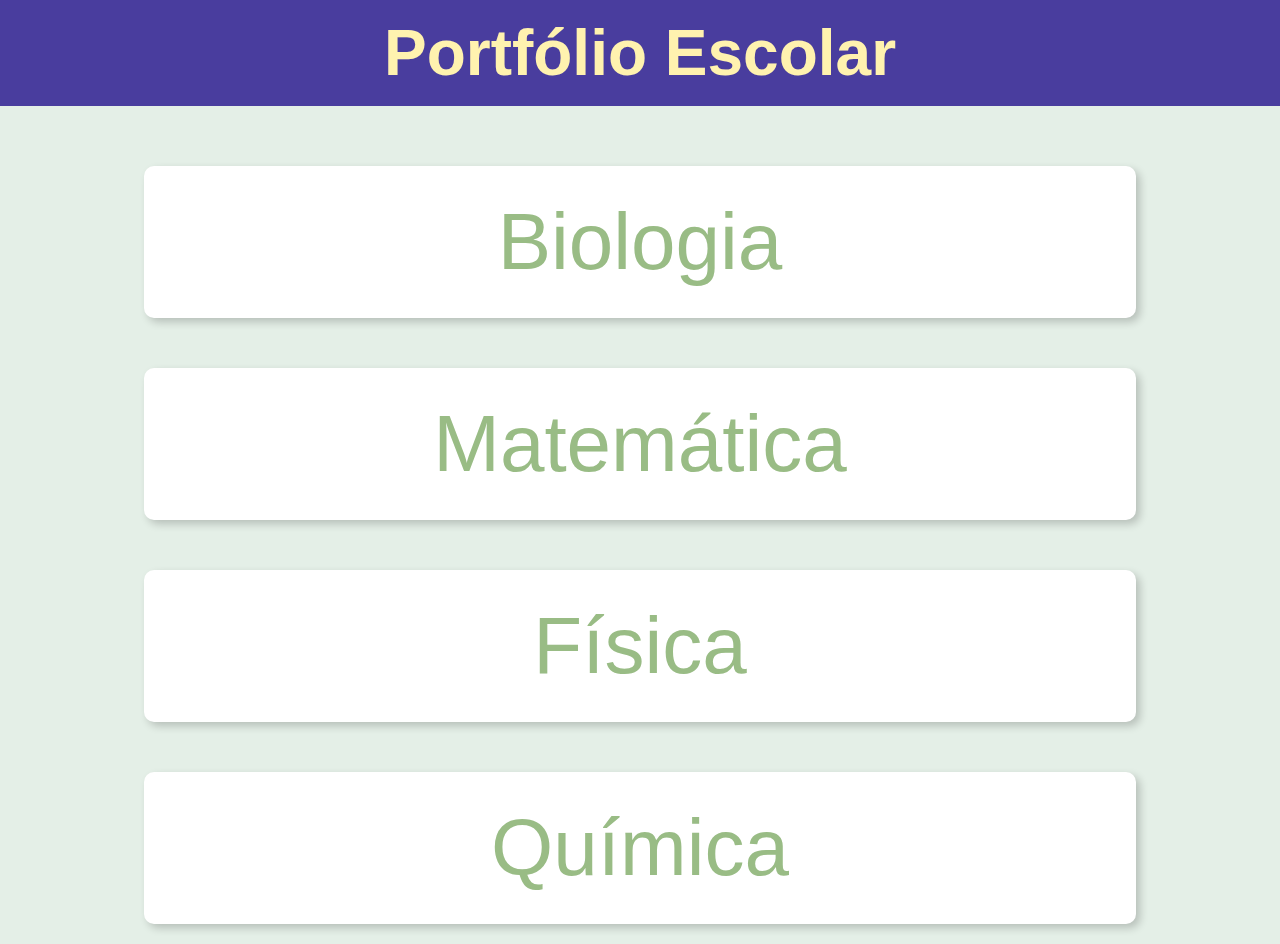
<file: index.html>
<!DOCTYPE html>
<html lang="pt-br">

<head>
    <meta charset="UTF-8">
    <meta http-equiv="X-UA-Compatible" content="IE=edge">
    <meta name="viewport" content="width=device-width, initial-scale=1.0">
    <title>Portfólio</title>
    <link rel="stylesheet" href="styles.css">
    <link href="https://fonts.googleapis.com/icon?family=Material+Icons" rel="stylesheet">

</head>

<body>
    <header>
        <div class="portfolio">
            <h1>Portfólio Escolar</h1>
        </div>
    </header>
    
    <main>
        <section class="container">
            <div class="disciplina">
                <a href="biologia.html"> Biologia</a>
            </div>
            <div class="disciplina">
                <a href="#"> Matemática</a>
            </div>
            <div class="disciplina">
                <a href="#"> Física</a>
            </div>
            <div class="disciplina">
                <a href="quimica.html"> Química</a>
            </div>
        </section>
    </main>
    <footer></footer>
</body>

</html>
</file>
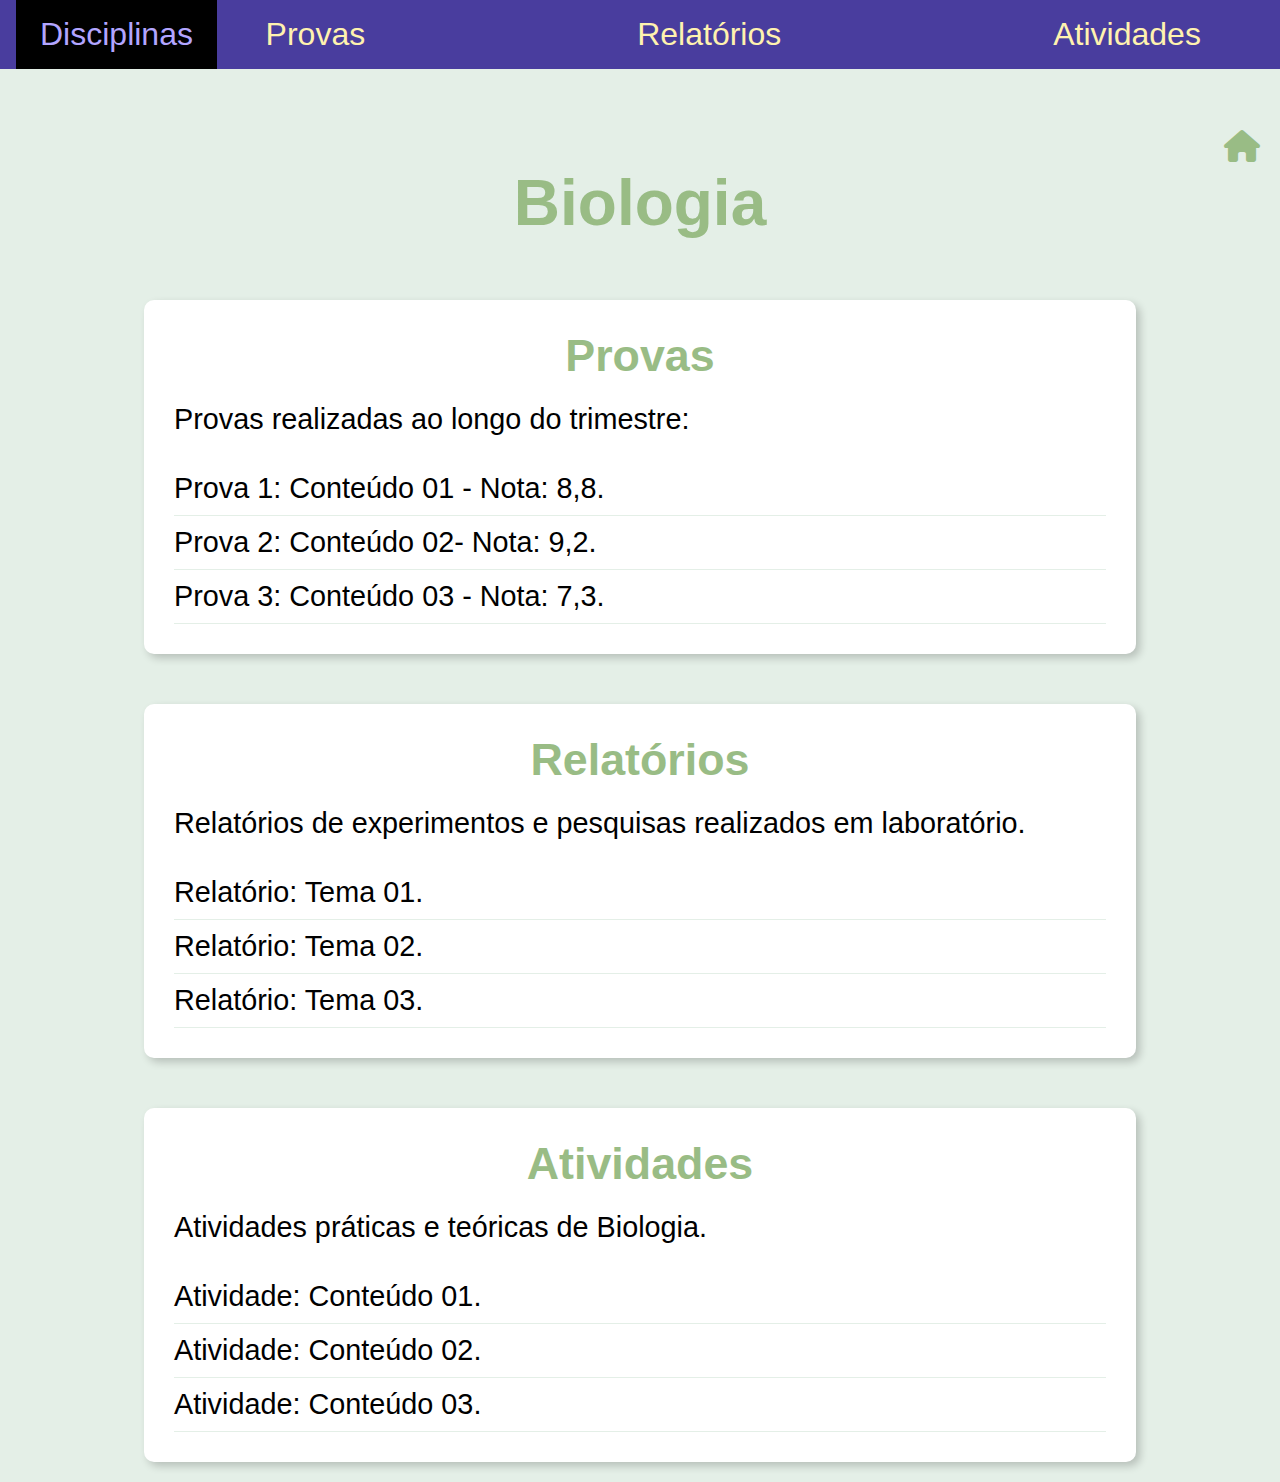
<file: biologia.html>
<!DOCTYPE html>
<html lang="pt-br">

<head>
    <meta charset="UTF-8">
    <meta http-equiv="X-UA-Compatible" content="IE=edge">
    <meta name="viewport" content="width=device-width, initial-scale=1.0">
    <title>Portfólio de Biologia</title>
    <link rel="stylesheet" href="biologia.css">
    <link rel="stylesheet" href="https://cdnjs.cloudflare.com/ajax/libs/font-awesome/6.7.2/css/all.min.css"
        integrity="sha512-Evv84Mr4kqVGRNSgIGL/F/aIDqQb7xQ2vcrdIwxfjThSH8CSR7PBEakCr51Ck+w+/U6swU2Im1vVX0SVk9ABhg=="
        crossorigin="anonymous" referrerpolicy="no-referrer" />
    <link href="https://fonts.googleapis.com/icon?family=Material+Icons" rel="stylesheet">

</head>

<body>
    <header>

        <div class="menu-disciplina">
            <input type="checkbox" id="menu-toggle">
            <label for="menu-toggle" class="botao-disciplinas">Disciplinas</label>
            <div class="lista-vertical">
                <a href="#">Matemática</a>
                <a href="#">Física</a>
                <a href="#">Química</a>
            </div>
        </div>


        <div class="links-principais">
            <ul class="lista-horizontal">
                <li><a href="#provas">Provas</a></li>
                <li><a href="#relatorios">Relatórios</a></li>
                <li><a href="#atividades">Atividades</a></li>
            </ul>
        </div>
    </header>
    <main>
        <div class="home">
            <a href="./index.html"><i class="fa-solid fa-house"></i></a>
        </div>
        <h1>Biologia</h1>
        <section class="biologia-container">
            <div id="provas" class="conteudo">
                <h2>Provas</h2>
                <p>Provas realizadas ao longo do trimestre:</p>
                <ul>
                    <li>Prova 1: Conteúdo 01 - Nota: 8,8.<span class="block"> <br>Lorem ipsum dolor sit amet, consectetur adipiscing
                            elit, sed do eiusmod tempor incididunt ut labore et dolore magna aliqua. Ut enim ad minim
                            veniam, quis nostrud exercitation ullamco laboris nisi ut aliquip ex ea commodo consequat.
                            Duis aute irure dolor in reprehenderit in voluptate velit esse cillum dolore eu fugiat nulla
                            pariatur. Excepteur sint occaecat cupidatat non proident, sunt in culpa qui officia deserunt
                            mollit anim id est laborum.</span>
                    </li>
                    <li>Prova 2: Conteúdo 02- Nota: 9,2.</li>
                    <li>Prova 3: Conteúdo 03 - Nota: 7,3.</li>
                </ul>
            </div>
            <div id="relatorios" class="conteudo">
                <h2>Relatórios</h2>
                <p>Relatórios de experimentos e pesquisas realizados em laboratório.</p>
                <ul>
                    <li>Relatório: Tema 01. <span class="opacidade"> <br>Lorem ipsum dolor sit amet, consectetur adipiscing
                        elit, sed do eiusmod tempor incididunt ut labore et dolore magna aliqua. Ut enim ad minim
                        veniam, quis nostrud exercitation ullamco laboris nisi ut aliquip ex ea commodo consequat.
                        Duis aute irure dolor in reprehenderit in voluptate velit esse cillum dolore eu fugiat nulla
                        pariatur. Excepteur sint occaecat cupidatat non proident, sunt in culpa qui officia deserunt
                        mollit anim id est laborum.</span></li>
                    <li>Relatório: Tema 02.</li>
                    <li>Relatório: Tema 03.</li>
                </ul>
            </div>
            <div id="atividades" class="conteudo">
                <h2>Atividades</h2>
                <p>Atividades práticas e teóricas de Biologia.</p>
                <ul>
                    <li>Atividade: Conteúdo 01.</li>
                    <li>Atividade: Conteúdo 02.</li>
                    <li>Atividade: Conteúdo 03.</li>
                </ul>
            </div>
        </section>
    </main>
    <footer></footer>
</body>

</html>
</file>
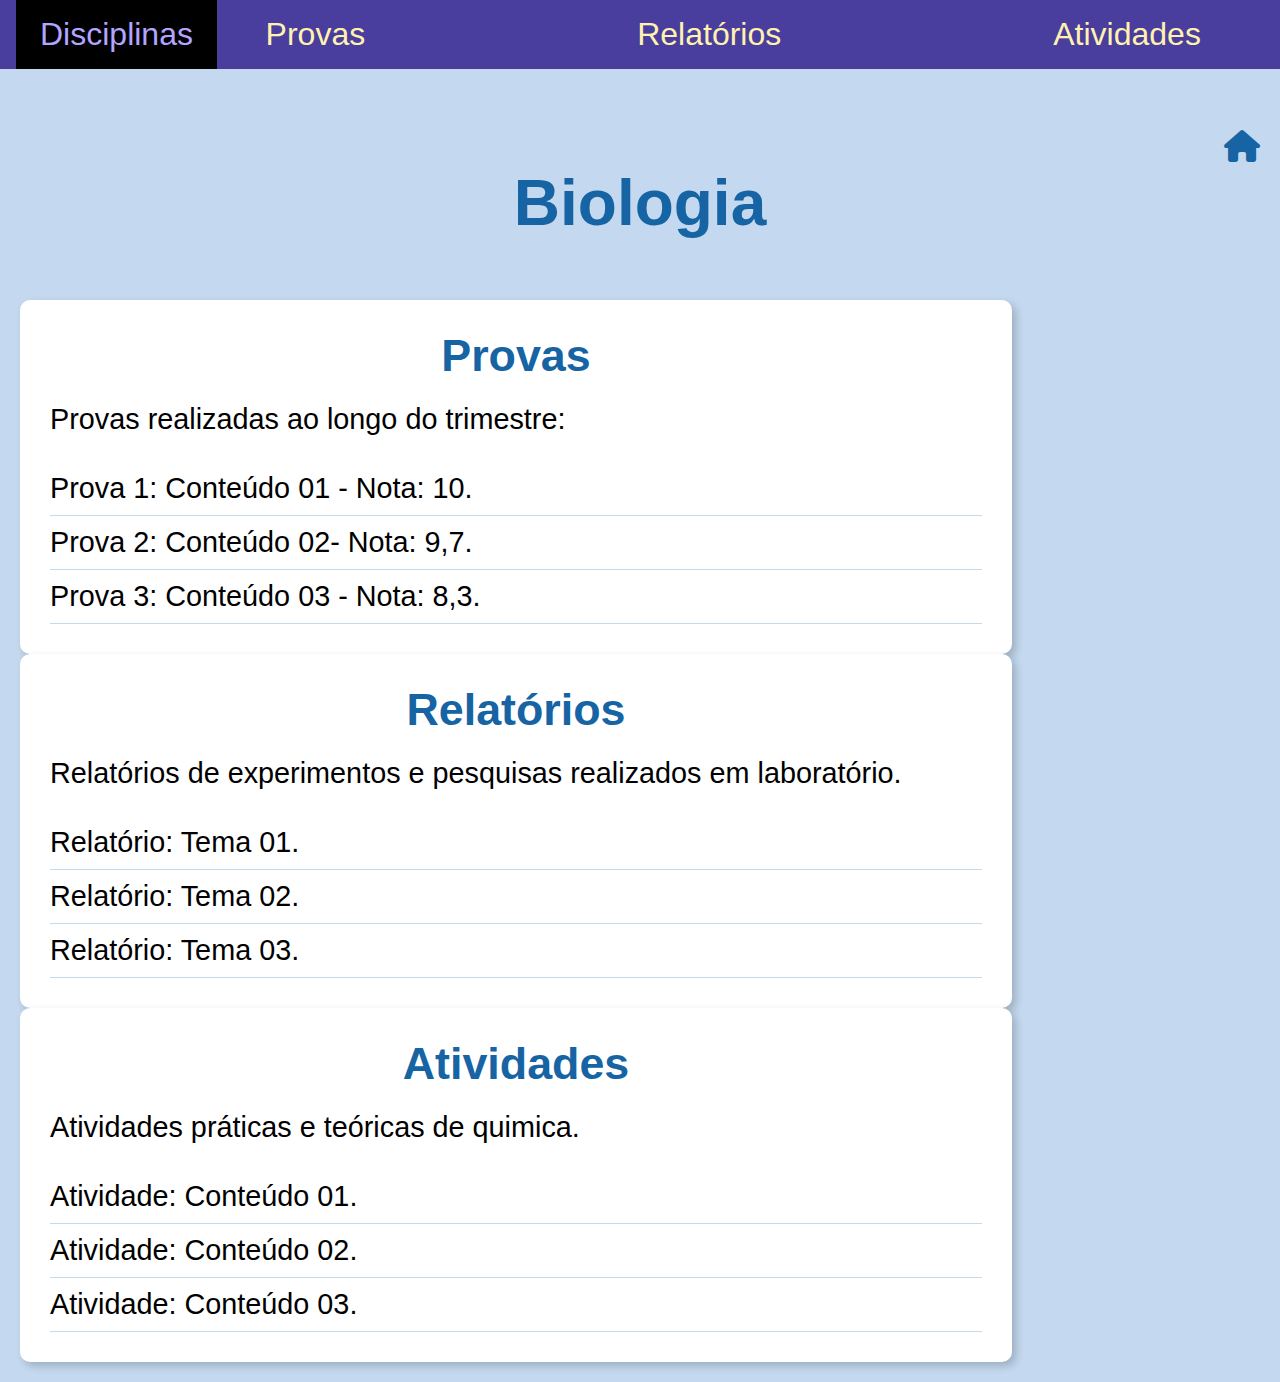
<file: quimica.html>
<!DOCTYPE html>
<html lang="pt-br">

<head>
    <meta charset="UTF-8">
    <meta http-equiv="X-UA-Compatible" content="IE=edge">
    <meta name="viewport" content="width=device-width, initial-scale=1.0">
    <title>Portfólio de Química</title>
    <link rel="stylesheet" href="quimica.css">
    <link rel="stylesheet" href="https://cdnjs.cloudflare.com/ajax/libs/font-awesome/6.7.2/css/all.min.css"
        integrity="sha512-Evv84Mr4kqVGRNSgIGL/F/aIDqQb7xQ2vcrdIwxfjThSH8CSR7PBEakCr51Ck+w+/U6swU2Im1vVX0SVk9ABhg=="
        crossorigin="anonymous" referrerpolicy="no-referrer" />
    <link href="https://fonts.googleapis.com/icon?family=Material+Icons" rel="stylesheet">

</head>

<body>
    <header>

        <div class="menu-disciplina">
            <input type="checkbox" id="menu-toggle">
            <label for="menu-toggle" class="botao-disciplinas">Disciplinas</label>
            <div class="lista-vertical">
                <a href="#">Matemática</a>
                <a href="#">Física</a>
                <a href="#">Biologia</a>
            </div>
        </div>


        <div class="links-principais">
            <ul class="lista-horizontal">
                <li><a href="#provas">Provas</a></li>
                <li><a href="#relatorios">Relatórios</a></li>
                <li><a href="#atividades">Atividades</a></li>
            </ul>
        </div>
    </header>
    <main>
        <div class="home">
            <a href="./index.html"><i class="fa-solid fa-house"></i></a>
        </div>
        <h1>Biologia</h1>
        <section class="quimica">
            <div id="provas" class="conteudo">
                <h2>Provas</h2>
                <p>Provas realizadas ao longo do trimestre:</p>
                <ul>
                    <li>Prova 1: Conteúdo 01 - Nota: 10.<span class="block"> <br>Lorem ipsum dolor sit amet, consectetur adipiscing
                            elit, sed do eiusmod tempor incididunt ut labore et dolore magna aliqua. Ut enim ad minim
                            veniam, quis nostrud exercitation ullamco laboris nisi ut aliquip ex ea commodo consequat.
                            Duis aute irure dolor in reprehenderit in voluptate velit esse cillum dolore eu fugiat nulla
                            pariatur. Excepteur sint occaecat cupidatat non proident, sunt in culpa qui officia deserunt
                            mollit anim id est laborum.</span>
                    </li>
                    <li>Prova 2: Conteúdo 02- Nota: 9,7.</li>
                    <li>Prova 3: Conteúdo 03 - Nota: 8,3.</li>
                </ul>
            </div>
            <div id="relatorios" class="conteudo">
                <h2>Relatórios</h2>
                <p>Relatórios de experimentos e pesquisas realizados em laboratório.</p>
                <ul>
                    <li>Relatório: Tema 01. <span class="opacidade"> <br>Lorem ipsum dolor sit amet, consectetur adipiscing
                        elit, sed do eiusmod tempor incididunt ut labore et dolore magna aliqua. Ut enim ad minim
                        veniam, quis nostrud exercitation ullamco laboris nisi ut aliquip ex ea commodo consequat.
                        Duis aute irure dolor in reprehenderit in voluptate velit esse cillum dolore eu fugiat nulla
                        pariatur. Excepteur sint occaecat cupidatat non proident, sunt in culpa qui officia deserunt
                        mollit anim id est laborum.</span></li>
                    <li>Relatório: Tema 02.</li>
                    <li>Relatório: Tema 03.</li>
                </ul>
            </div>
            <div id="atividades" class="conteudo">
                <h2>Atividades</h2>
                <p>Atividades práticas e teóricas de quimica.</p>
                <ul>
                    <li>Atividade: Conteúdo 01.</li>
                    <li>Atividade: Conteúdo 02.</li>
                    <li>Atividade: Conteúdo 03.</li>
                </ul>
            </div>
        </section>
    </main>
    <footer></footer>
</body>

</html>
</file>
<file: styles.css>
* {
    margin: 0;
    padding: 0;
    box-sizing: border-box;
}

:root{
    --preto: #000000;
    --marinho: #493D9E;
    --amarelo-claro:#FFF2AF;
    --roxo-claro:#B2A5FF;
    --verde: #99BC85;
    --azul-claro: #E4EFE7;
    --branco: #FFFFFF;
    --marron-claro: #FAF1E6;
}

body{
    height: 100vh;
    box-sizing: border-box;
    background-color: var(--azul-claro);
    color: var(--preto);
    font-size: 16px;
    font-family: Arial, Helvetica, sans-serif;
}

header {
    display: flex; 
    width: 100%;
    background-color: var(--marinho);
    padding: 1rem;
    justify-content: center;
}

.portfolio h1{
    font-size: 4rem;
    color: var(--amarelo-claro);
}
main {
    margin: 40px auto;
    padding: 20px;
}


.container {
    display: flex;
    flex-direction: column;
    justify-content: space-between;
    align-items: center;
    gap: 50px;
    flex-wrap: wrap;
}

.disciplina {
    display: flex;
    justify-content: center;
    background-color: var(--branco);
    border-radius: 10px;
    padding: 30px;
    width: 80%;
    min-width: 280px;
    box-shadow: 4px 4px 8px rgba(0, 0, 0, 0.2);
    transition: transform 0.3s ease, box-shadow 0.3s ease;
}

.disciplina:hover {
    transform: translateY(-10px) scale(1.05);
    box-shadow: 0 0 0 25px rgba(0, 0, 0, 0.2);
}

.disciplina a {
    color: var(--verde);
    font-size: 5rem;
    text-decoration: none;
}
</file>
<file: biologia.css>
* {
    margin: 0;
    padding: 0;
    box-sizing: border-box;
}

:root {
    --preto: #000000;
    --marinho: #493D9E;
    --amarelo-claro: #FFF2AF;
    --roxo-claro: #B2A5FF;
    --verde: #99BC85;
    --azul-claro: #E4EFE7;
    --branco: #FFFFFF;
    --marron-claro: #FAF1E6;
}

body {
    height: 100vh;
    box-sizing: border-box;
    background-color: var(--azul-claro);
    color: var(--amarelo-claro);
    font-size: 16px;
    font-family: Arial, Helvetica, sans-serif;
}

header {
    display: flex;
    width: 100%;
    background-color: var(--marinho);
    padding: 1rem;
    position: relative;
    justify-content: center;
}


.menu-disciplina {
    width: 20%;
    display: inline-block;
}

.botao-disciplinas {
    cursor: pointer;
    font-size: 2rem;
    background: none;
    background-color: var(--preto);
    border: none;
    padding: 1.05rem 1.5rem;
    color: var(--roxo-claro);
}

#menu-toggle {
    display: none;
}

.lista-vertical {
    display: none;
    position: absolute;
    background-color: var(--roxo-claro);
    box-shadow: 0 2px 5px var(--marinho);
    min-width: 190px;
    z-index: 1;
    left: 1rem;
    top: 100%;
}

.lista-vertical a {
    color: var(--preto);
    padding: 0.75rem 1rem;
    text-decoration: none;
    font-size: 2rem;
    display: block;
    text-align: center;
}

.lista-vertical a:hover {
    background-color: var(--amarelo-claro);
}

#menu-toggle:checked~.lista-vertical {
    display: block;
}

#menu-toggle:checked+.botao-disciplinas {
    background-color: var(--amarelo-claro);
}

.links-principais {
    width: 80%;
    display: flex;
    justify-content: space-between;
    align-items: center;
}


.lista-horizontal {
    list-style: none;
    display: flex;
    font-size: 2rem;
    gap: 17rem;
}


.lista-horizontal a {
    text-decoration: none;
    color: var(--amarelo-claro);
}

.lista-horizontal a:hover {
    color: var(--preto);
}

main {
    margin: 40px auto;
    padding: 20px;
}

h1 {
    text-align: center;
    color: var(--verde);
    margin-bottom: 60px;
    font-size: 4rem;
}

.biologia-container {
    display: flex;
    flex-direction: column;
    justify-content: space-between;
    align-items: center;
    gap: 50px;
    flex-wrap: wrap;
}

.conteudo {
    background-color: var(--branco);
    border-radius: 10px;
    padding: 30px;
    width: 80%;
    min-width: 280px;
    box-shadow: 4px 4px 8px rgba(0, 0, 0, 0.2);
    transition: transform 0.3s ease, box-shadow 0.3s ease;
}

.conteudo:hover {
    transform: translateY(-10px) scale(1.05);
    box-shadow: 0 0 0 25px rgba(0, 0, 0, 0.2);
}

.conteudo h2 {
    display: flex;
    justify-content: center;
    color: var(--verde);
    margin-bottom: 15px;
    font-size: 2.8rem;
}

.conteudo p {
    line-height: 1.6;
    color: var(--preto);
    margin-bottom: 20px;
    font-size: 1.8rem;
}

.conteudo ul {
    list-style-type: none;
    font-size: 1.8rem;
}

.conteudo ul li {
    padding: 10px 0;
    border-bottom: 1px solid var(--azul-claro);
    transition: transform 0.5s ease;
    color: var(--preto);
}

.conteudo ul li:hover {
    transform: translateX(10px);
    color: var(--verde);
}

.home {
    display: flex;
    justify-content: flex-end;
}

.home a {
    font-size: 2rem;
    color: var(--verde);
}

.conteudo ul li .block {
    display: none;
}

.conteudo ul li:hover .block {
    display: block;
    text-align: justify;
    color: var(--marinho);
    margin-bottom: 5px;
}

.opacidade {
    display: block;
    opacity: 0;
    max-height: 0;
    overflow: hidden;
    transition: opacity 1.5s ease, max-height 1.5s ease;
    color: var(--marinho);
    text-align: justify;
    margin: 0;
    padding: 0;
}

.conteudo ul li:hover .opacidade {
    opacity: 1;
    max-height: 320px;
    text-align: justify;
    color: var(--marinho);
    margin-bottom: 5px;
}
</file>
<file: quimica.css>
* {
    margin: 0;
    padding: 0;
    box-sizing: border-box;
}

:root {
    --preto: #000000;
    --marinho: #493D9E;
    --amarelo-claro: #FFF2AF;
    --roxo-claro: #B2A5FF;
    --verde: #1664a3;
    --azul-claro: #c4d9ef;
    --branco: #FFFFFF;
    --marron-claro: #FAF1E6;
}

body {
    height: 100vh;
    box-sizing: border-box;
    background-color: var(--azul-claro);
    color: var(--amarelo-claro);
    font-size: 16px;
    font-family: Arial, Helvetica, sans-serif;
}

header {
    display: flex;
    width: 100%;
    background-color: var(--marinho);
    padding: 1rem;
    position: relative;
    justify-content: center;
}


.menu-disciplina {
    width: 20%;
    display: inline-block;
}

.botao-disciplinas {
    cursor: pointer;
    font-size: 2rem;
    background: none;
    background-color: var(--preto);
    border: none;
    padding: 1.05rem 1.5rem;
    color: var(--roxo-claro);
}

#menu-toggle {
    display: none;
}

.lista-vertical {
    display: none;
    position: absolute;
    background-color: var(--roxo-claro);
    box-shadow: 0 2px 5px var(--marinho);
    min-width: 190px;
    z-index: 1;
    left: 1rem;
    top: 100%;
}

.lista-vertical a {
    color: var(--preto);
    padding: 0.75rem 1rem;
    text-decoration: none;
    font-size: 2rem;
    display: block;
    text-align: center;
}

.lista-vertical a:hover {
    background-color: var(--amarelo-claro);
}

#menu-toggle:checked~.lista-vertical {
    display: block;
}

#menu-toggle:checked+.botao-disciplinas {
    background-color: var(--amarelo-claro);
}

.links-principais {
    width: 80%;
    display: flex;
    justify-content: space-between;
    align-items: center;
}


.lista-horizontal {
    list-style: none;
    display: flex;
    font-size: 2rem;
    gap: 17rem;
}


.lista-horizontal a {
    text-decoration: none;
    color: var(--amarelo-claro);
}

.lista-horizontal a:hover {
    color: var(--preto);
}

main {
    margin: 40px auto;
    padding: 20px;
}

h1 {
    text-align: center;
    color: var(--verde);
    margin-bottom: 60px;
    font-size: 4rem;
}

.quimica-container {
    display: flex;
    flex-direction: column;
    justify-content: space-between;
    align-items: center;
    gap: 50px;
    flex-wrap: wrap;
}

.conteudo {
    background-color: var(--branco);
    border-radius: 10px;
    padding: 30px;
    width: 80%;
    min-width: 280px;
    box-shadow: 4px 4px 8px rgba(0, 0, 0, 0.2);
    transition: transform 0.3s ease, box-shadow 0.3s ease;
}

.conteudo:hover {
    transform: translateY(-10px) scale(1.05);
    box-shadow: 0 0 0 25px rgba(0, 0, 0, 0.2);
}

.conteudo h2 {
    display: flex;
    justify-content: center;
    color: var(--verde);
    margin-bottom: 15px;
    font-size: 2.8rem;
}

.conteudo p {
    line-height: 1.6;
    color: var(--preto);
    margin-bottom: 20px;
    font-size: 1.8rem;
}

.conteudo ul {
    list-style-type: none;
    font-size: 1.8rem;
}

.conteudo ul li {
    padding: 10px 0;
    border-bottom: 1px solid var(--azul-claro);
    transition: transform 0.5s ease;
    color: var(--preto);
}

.conteudo ul li:hover {
    transform: translateX(10px);
    color: var(--verde);
}

.home {
    display: flex;
    justify-content: flex-end;
}

.home a {
    font-size: 2rem;
    color: var(--verde);
}

.conteudo ul li .block {
    display: none;
}

.conteudo ul li:hover .block {
    display: block;
    text-align: justify;
    color: var(--marinho);
    margin-bottom: 5px;
}

.opacidade {
    display: block;
    opacity: 0;
    max-height: 0;
    overflow: hidden;
    transition: opacity 1.5s ease, max-height 1.5s ease;
    color: var(--marinho);
    text-align: justify;
    margin: 0;
    padding: 0;
}

.conteudo ul li:hover .opacidade {
    opacity: 1;
    max-height: 320px;
    text-align: justify;
    color: var(--marinho);
    margin-bottom: 5px;
}
</file>
